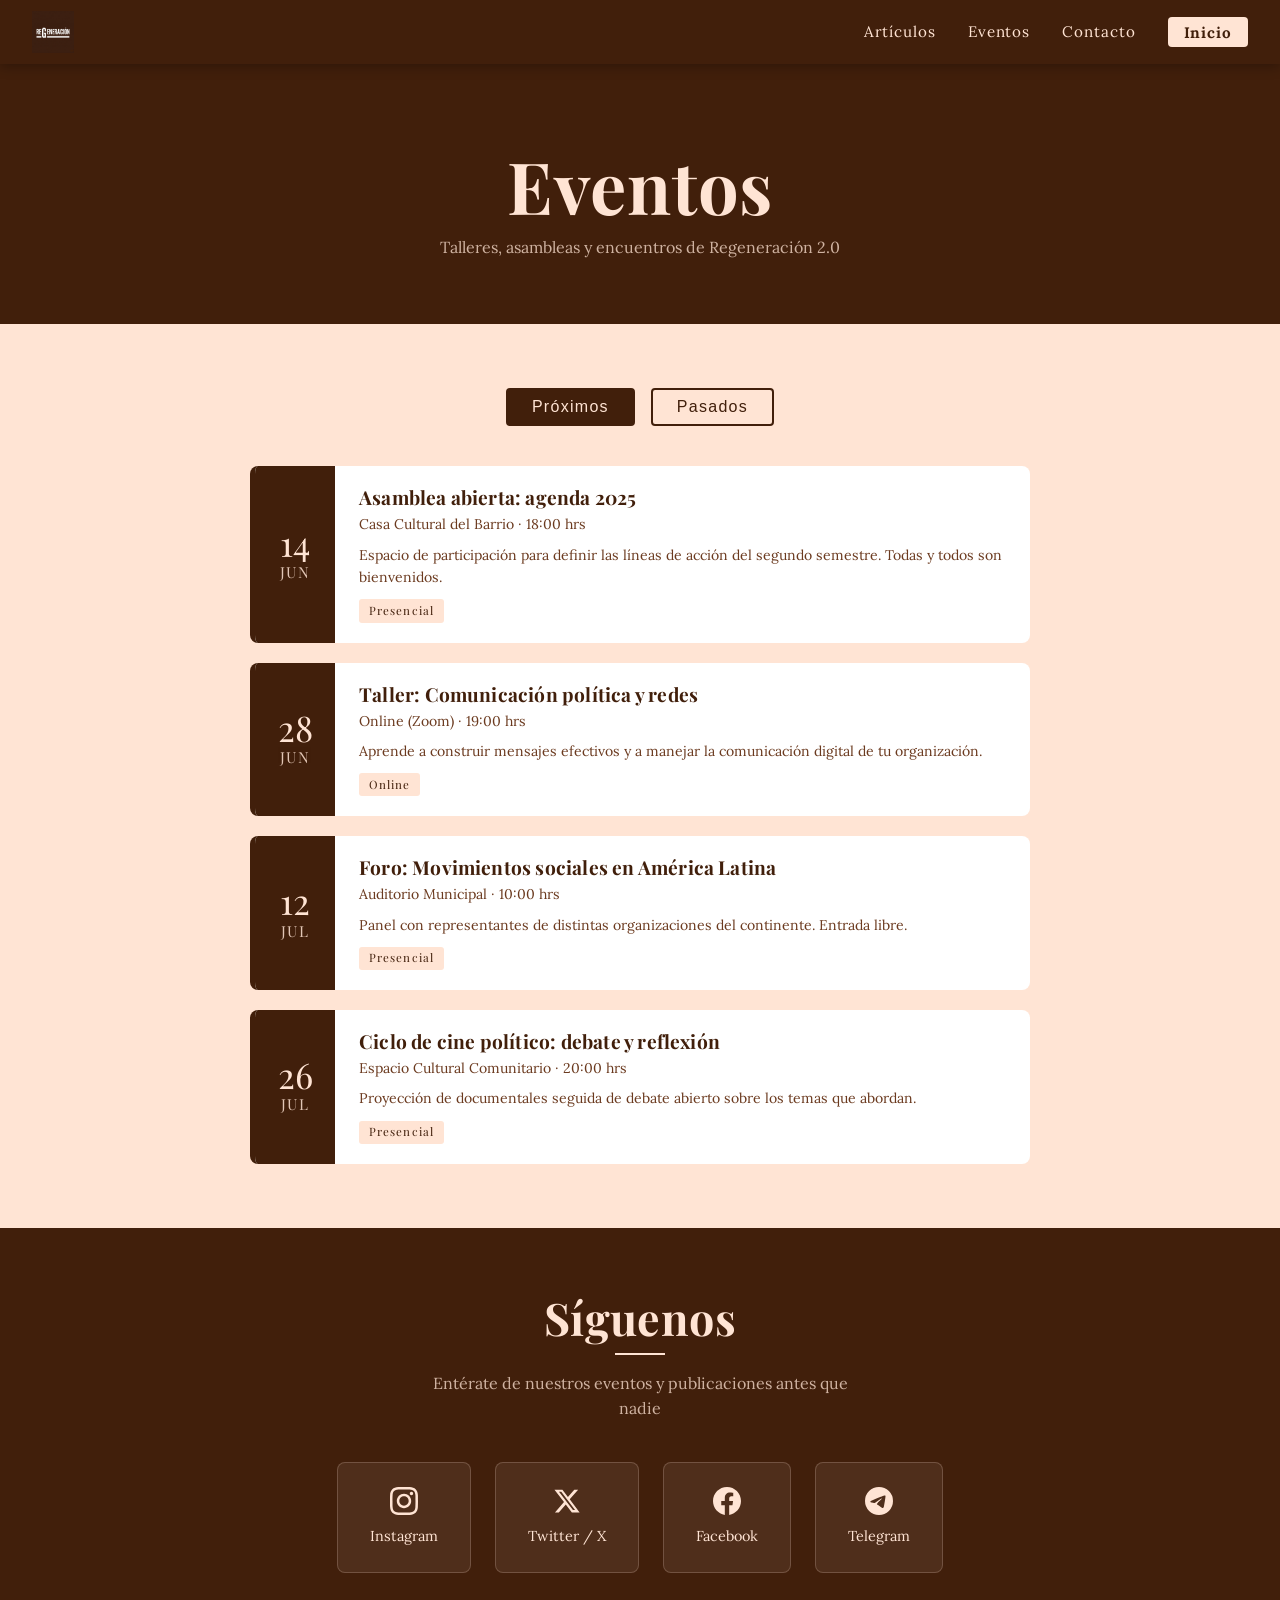
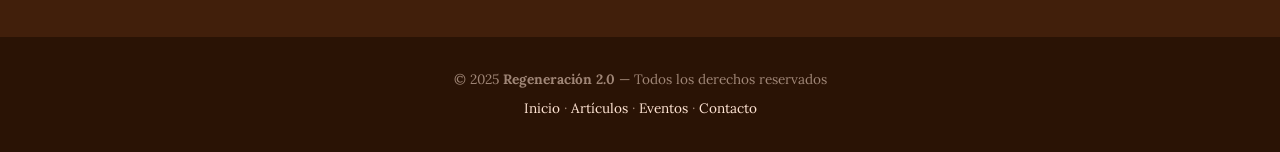
<file: eventos.html>
<!DOCTYPE html>
<html lang="es">
<head>
  <meta charset="UTF-8" />
  <meta name="viewport" content="width=device-width, initial-scale=1.0" />
  <title>Eventos — Regeneración 2.0</title>
  <link rel="stylesheet" href="styles.css" />
  <style>
    .eventos-tabs {
      display: flex;
      gap: 1rem;
      justify-content: center;
      margin-bottom: 2.5rem;
    }
    .tab-btn {
      padding: 0.5rem 1.5rem;
      border-radius: 4px;
      border: 2px solid var(--cafe);
      background: transparent;
      color: var(--cafe);
      font-family: 'Bebas Neue', sans-serif;
      font-size: 1rem;
      letter-spacing: 0.08em;
      cursor: pointer;
      transition: all 0.2s;
    }
    .tab-btn.active,
    .tab-btn:hover {
      background: var(--cafe);
      color: var(--durazno);
    }
    .tab-section { display: none; }
    .tab-section.active { display: block; }

    .evento-pasado { opacity: 0.7; }
    .evento-pasado .evento-fecha { background: #888; }
    .badge-pasado {
      background: #999;
      color: white;
      font-size: 0.72rem;
      font-family: 'Bebas Neue', sans-serif;
      letter-spacing: 0.1em;
      padding: 0.15rem 0.6rem;
      border-radius: 3px;
      display: inline-block;
    }
  </style>
</head>
<body>

<!-- NAVBAR -->
<nav>
  <a href="index.html" class="nav-logo">
    <img src="Logo.png" alt="Regeneración 2.0" style="height:42px; width:auto;" />
  </a>
  <ul class="nav-links" id="navLinks">
    <li><a href="articulos.html">Artículos</a></li>
    <li><a href="eventos.html">Eventos</a></li>
    <li><a href="index.html#contacto">Contacto</a></li>
    <li><a href="index.html" class="nav-cta">Inicio</a></li>
  </ul>
  <div class="nav-toggle" id="navToggle"><span></span><span></span><span></span></div>
</nav>

<!-- PAGE HERO -->
<div class="page-hero">
  <h1>Eventos</h1>
  <p>Talleres, asambleas y encuentros de Regeneración 2.0</p>
</div>

<!-- CONTENIDO -->
<div class="page-content">

  <div class="eventos-tabs">
    <button class="tab-btn active" data-tab="proximos">Próximos</button>
    <button class="tab-btn" data-tab="pasados">Pasados</button>
  </div>

  <!-- PRÓXIMOS -->
  <div class="tab-section active" id="tab-proximos">
    <div class="eventos-list">

      <div class="evento-card">
        <div class="evento-fecha">
          <span class="evento-dia">14</span>
          <span class="evento-mes">JUN</span>
        </div>
        <div class="evento-info">
          <h3>Asamblea abierta: agenda 2025</h3>
          <p>Casa Cultural del Barrio · 18:00 hrs</p>
          <p>Espacio de participación para definir las líneas de acción del segundo semestre. Todas y todos son bienvenidos.</p>
          <span class="evento-badge">Presencial</span>
        </div>
      </div>

      <div class="evento-card">
        <div class="evento-fecha">
          <span class="evento-dia">28</span>
          <span class="evento-mes">JUN</span>
        </div>
        <div class="evento-info">
          <h3>Taller: Comunicación política y redes</h3>
          <p>Online (Zoom) · 19:00 hrs</p>
          <p>Aprende a construir mensajes efectivos y a manejar la comunicación digital de tu organización.</p>
          <span class="evento-badge">Online</span>
        </div>
      </div>

      <div class="evento-card">
        <div class="evento-fecha">
          <span class="evento-dia">12</span>
          <span class="evento-mes">JUL</span>
        </div>
        <div class="evento-info">
          <h3>Foro: Movimientos sociales en América Latina</h3>
          <p>Auditorio Municipal · 10:00 hrs</p>
          <p>Panel con representantes de distintas organizaciones del continente. Entrada libre.</p>
          <span class="evento-badge">Presencial</span>
        </div>
      </div>

      <div class="evento-card">
        <div class="evento-fecha">
          <span class="evento-dia">26</span>
          <span class="evento-mes">JUL</span>
        </div>
        <div class="evento-info">
          <h3>Ciclo de cine político: debate y reflexión</h3>
          <p>Espacio Cultural Comunitario · 20:00 hrs</p>
          <p>Proyección de documentales seguida de debate abierto sobre los temas que abordan.</p>
          <span class="evento-badge">Presencial</span>
        </div>
      </div>

    </div>
  </div>

  <!-- PASADOS -->
  <div class="tab-section" id="tab-pasados">
    <div class="eventos-list">

      <div class="evento-card evento-pasado">
        <div class="evento-fecha">
          <span class="evento-dia">10</span>
          <span class="evento-mes">MAY</span>
        </div>
        <div class="evento-info">
          <h3>Lanzamiento Regeneración 2.0</h3>
          <p>Sede central · 19:00 hrs</p>
          <p>Presentación oficial del relanzamiento de la agrupación con nuevo nombre e imagen.</p>
          <span class="badge-pasado">Finalizado</span>
        </div>
      </div>

      <div class="evento-card evento-pasado">
        <div class="evento-fecha">
          <span class="evento-dia">22</span>
          <span class="evento-mes">MAR</span>
        </div>
        <div class="evento-info">
          <h3>Taller de formación política — módulo 1</h3>
          <p>Online · 18:30 hrs</p>
          <p>Introducción a teoría política y organización comunitaria. Primer módulo de la serie.</p>
          <span class="badge-pasado">Finalizado</span>
        </div>
      </div>

      <div class="evento-card evento-pasado">
        <div class="evento-fecha">
          <span class="evento-dia">5</span>
          <span class="evento-mes">FEB</span>
        </div>
        <div class="evento-info">
          <h3>Charla: Feminismo y organización popular</h3>
          <p>Plaza pública del barrio · 17:00 hrs</p>
          <p>Encuentro abierto sobre la intersección entre feminismo y luchas populares.</p>
          <span class="badge-pasado">Finalizado</span>
        </div>
      </div>

    </div>
  </div>

</div>

<!-- ============ REDES SOCIALES ============ -->
<section style="background: var(--cafe); padding: 4rem 2rem; text-align: center;">
  <h2 style="font-family: 'Playfair Display', serif; color: var(--durazno); font-size: clamp(1.8rem, 4vw, 2.8rem); margin-bottom: 0.5rem;">Síguenos</h2>
  <div style="width:50px; height:2px; background:var(--durazno); margin: 0.6rem auto 1rem;"></div>
  <p style="color: rgba(255,228,212,0.75); font-family: 'Lora', serif; margin-bottom: 2.5rem; max-width: 420px; margin-left: auto; margin-right: auto;">Entérate de nuestros eventos y publicaciones antes que nadie</p>

  <div style="display:flex; gap:1.5rem; justify-content:center; flex-wrap:wrap;">

    <a href="#" style="display:flex; flex-direction:column; align-items:center; gap:0.6rem; padding:1.5rem 2rem; background:rgba(255,228,212,0.08); border:1px solid rgba(255,228,212,0.2); border-radius:8px; color:var(--durazno); text-decoration:none; min-width:120px; transition:background 0.2s;"
       onmouseover="this.style.background='rgba(255,228,212,0.16)'" onmouseout="this.style.background='rgba(255,228,212,0.08)'">
      <svg width="28" height="28" viewBox="0 0 24 24" fill="currentColor"><path d="M12 2.163c3.204 0 3.584.012 4.85.07 3.252.148 4.771 1.691 4.919 4.919.058 1.265.069 1.645.069 4.849 0 3.205-.012 3.584-.069 4.849-.149 3.225-1.664 4.771-4.919 4.919-1.266.058-1.644.07-4.85.07-3.204 0-3.584-.012-4.849-.07-3.26-.149-4.771-1.699-4.919-4.92-.058-1.265-.07-1.644-.07-4.849 0-3.204.013-3.583.07-4.849.149-3.227 1.664-4.771 4.919-4.919 1.266-.057 1.645-.069 4.849-.069zm0-2.163c-3.259 0-3.667.014-4.947.072-4.358.2-6.78 2.618-6.98 6.98-.059 1.281-.073 1.689-.073 4.948 0 3.259.014 3.668.072 4.948.2 4.358 2.618 6.78 6.98 6.98 1.281.058 1.689.072 4.948.072 3.259 0 3.668-.014 4.948-.072 4.354-.2 6.782-2.618 6.979-6.98.059-1.28.073-1.689.073-4.948 0-3.259-.014-3.667-.072-4.947-.196-4.354-2.617-6.78-6.979-6.98-1.281-.059-1.69-.073-4.949-.073zm0 5.838c-3.403 0-6.162 2.759-6.162 6.162s2.759 6.163 6.162 6.163 6.162-2.759 6.162-6.163c0-3.403-2.759-6.162-6.162-6.162zm0 10.162c-2.209 0-4-1.79-4-4 0-2.209 1.791-4 4-4s4 1.791 4 4c0 2.21-1.791 4-4 4zm6.406-11.845c-.796 0-1.441.645-1.441 1.44s.645 1.44 1.441 1.44c.795 0 1.439-.645 1.439-1.44s-.644-1.44-1.439-1.44z"/></svg>
      <span style="font-family:'Lora',serif; font-size:0.9rem;">Instagram</span>
    </a>

    <a href="#" style="display:flex; flex-direction:column; align-items:center; gap:0.6rem; padding:1.5rem 2rem; background:rgba(255,228,212,0.08); border:1px solid rgba(255,228,212,0.2); border-radius:8px; color:var(--durazno); text-decoration:none; min-width:120px; transition:background 0.2s;"
       onmouseover="this.style.background='rgba(255,228,212,0.16)'" onmouseout="this.style.background='rgba(255,228,212,0.08)'">
      <svg width="28" height="28" viewBox="0 0 24 24" fill="currentColor"><path d="M18.244 2.25h3.308l-7.227 8.26 8.502 11.24H16.17l-5.214-6.817L4.99 21.75H1.68l7.73-8.835L1.254 2.25H8.08l4.713 6.231zm-1.161 17.52h1.833L7.084 4.126H5.117z"/></svg>
      <span style="font-family:'Lora',serif; font-size:0.9rem;">Twitter / X</span>
    </a>

    <a href="#" style="display:flex; flex-direction:column; align-items:center; gap:0.6rem; padding:1.5rem 2rem; background:rgba(255,228,212,0.08); border:1px solid rgba(255,228,212,0.2); border-radius:8px; color:var(--durazno); text-decoration:none; min-width:120px; transition:background 0.2s;"
       onmouseover="this.style.background='rgba(255,228,212,0.16)'" onmouseout="this.style.background='rgba(255,228,212,0.08)'">
      <svg width="28" height="28" viewBox="0 0 24 24" fill="currentColor"><path d="M24 12.073c0-6.627-5.373-12-12-12s-12 5.373-12 12c0 5.99 4.388 10.954 10.125 11.854v-8.385H7.078v-3.47h3.047V9.43c0-3.007 1.792-4.669 4.533-4.669 1.312 0 2.686.235 2.686.235v2.953H15.83c-1.491 0-1.956.925-1.956 1.874v2.25h3.328l-.532 3.47h-2.796v8.385C19.612 23.027 24 18.062 24 12.073z"/></svg>
      <span style="font-family:'Lora',serif; font-size:0.9rem;">Facebook</span>
    </a>

    <a href="#" style="display:flex; flex-direction:column; align-items:center; gap:0.6rem; padding:1.5rem 2rem; background:rgba(255,228,212,0.08); border:1px solid rgba(255,228,212,0.2); border-radius:8px; color:var(--durazno); text-decoration:none; min-width:120px; transition:background 0.2s;"
       onmouseover="this.style.background='rgba(255,228,212,0.16)'" onmouseout="this.style.background='rgba(255,228,212,0.08)'">
      <svg width="28" height="28" viewBox="0 0 24 24" fill="currentColor"><path d="M11.944 0A12 12 0 0 0 0 12a12 12 0 0 0 12 12 12 12 0 0 0 12-12A12 12 0 0 0 12 0a12 12 0 0 0-.056 0zm4.962 7.224c.1-.002.321.023.465.14a.506.506 0 0 1 .171.325c.016.093.036.306.02.472-.18 1.898-.962 6.502-1.36 8.627-.168.9-.499 1.201-.82 1.23-.696.065-1.225-.46-1.9-.902-1.056-.693-1.653-1.124-2.678-1.8-1.185-.78-.417-1.21.258-1.91.177-.184 3.247-2.977 3.307-3.23.007-.032.014-.15-.056-.212s-.174-.041-.249-.024c-.106.024-1.793 1.14-5.061 3.345-.48.33-.913.49-1.302.48-.428-.008-1.252-.241-1.865-.44-.752-.245-1.349-.374-1.297-.789.027-.216.325-.437.893-.663 3.498-1.524 5.83-2.529 6.998-3.014 3.332-1.386 4.025-1.627 4.476-1.635z"/></svg>
      <span style="font-family:'Lora',serif; font-size:0.9rem;">Telegram</span>
    </a>

  </div>
</section>

<!-- FOOTER -->
<footer>
  <p>© 2025 <strong>Regeneración 2.0</strong> — Todos los derechos reservados</p>
  <p style="margin-top:0.5rem;">
    <a href="index.html">Inicio</a> ·
    <a href="articulos.html">Artículos</a> ·
    <a href="eventos.html">Eventos</a> ·
    <a href="index.html#contacto">Contacto</a>
  </p>
</footer>

<script>
  // Hamburguesa
  document.getElementById('navToggle').addEventListener('click', () =>
    document.getElementById('navLinks').classList.toggle('open')
  );

  // Tabs proximos / pasados
  document.querySelectorAll('.tab-btn').forEach(btn => {
    btn.addEventListener('click', () => {
      document.querySelectorAll('.tab-btn').forEach(b => b.classList.remove('active'));
      document.querySelectorAll('.tab-section').forEach(s => s.classList.remove('active'));
      btn.classList.add('active');
      document.getElementById('tab-' + btn.dataset.tab).classList.add('active');
    });
  });
</script>

</body>
</html>
</file>
<file: styles.css>
/* ============================================
   REGENERACIÓN 2.0 — Estilos globales
   Paleta: #411F0B (café oscuro) | #FFE4D4 (durazno claro)
   ============================================ */

@import url('https://fonts.googleapis.com/css2?family=Playfair+Display:ital,wght@0,400;0,600;0,700;1,400&family=Lora:ital,wght@0,400;0,500;0,600;1,400&display=swap');

:root {
  --cafe:    #411F0B;
  --cafe-mid: #6B3A1F;
  --durazno: #FFE4D4;
  --durazno-oscuro: #F5C9AE;
  --blanco:  #FFFFFF;
  --gris:    #F4F0ED;
  --texto:   #1A0E07;
}

*, *::before, *::after { box-sizing: border-box; margin: 0; padding: 0; }

html { scroll-behavior: smooth; font-size: 16px; }

body {
  font-family: 'Lora', serif;
  background: var(--durazno);
  color: var(--texto);
  line-height: 1.6;
}

/* ---- TIPOGRAFÍA ---- */
h1, h2, h3, h4 {
  font-family: 'Playfair Display', serif;
  letter-spacing: 0.01em;
  line-height: 1.15;
}

/* ---- NAVBAR ---- */
nav {
  position: sticky;
  top: 0;
  z-index: 100;
  background: var(--cafe);
  padding: 0 2rem;
  display: flex;
  align-items: center;
  justify-content: space-between;
  height: 64px;
  box-shadow: 0 2px 12px rgba(0,0,0,0.3);
}

.nav-logo {
  display: flex;
  align-items: center;
  gap: 0.6rem;
  text-decoration: none;
}

.nav-logo svg { height: 36px; width: auto; }

.nav-links {
  display: flex;
  gap: 2rem;
  list-style: none;
}

.nav-links a {
  color: var(--durazno);
  text-decoration: none;
  font-family: 'Lora', serif;
  font-size: 0.95rem;
  letter-spacing: 0.06em;
  transition: color 0.2s;
  position: relative;
}

.nav-links a::after {
  content: '';
  position: absolute;
  bottom: -4px; left: 0;
  width: 0; height: 2px;
  background: var(--durazno-oscuro);
  transition: width 0.2s;
}

.nav-links a:hover { color: var(--durazno-oscuro); }
.nav-links a:hover::after { width: 100%; }

.nav-cta {
  background: var(--durazno);
  color: var(--cafe) !important;
  padding: 0.35rem 1rem;
  border-radius: 4px;
  font-weight: 700 !important;
  transition: background 0.2s !important;
}
.nav-cta:hover { background: var(--durazno-oscuro) !important; }
.nav-cta::after { display: none !important; }

/* Hamburger (mobile) */
.nav-toggle {
  display: none;
  flex-direction: column;
  gap: 5px;
  cursor: pointer;
  padding: 4px;
}
.nav-toggle span {
  display: block;
  width: 24px; height: 2px;
  background: var(--durazno);
  border-radius: 2px;
  transition: all 0.3s;
}

/* ---- HERO ---- */
.hero {
  min-height: 88vh;
  background: var(--cafe);
  display: flex;
  align-items: center;
  justify-content: center;
  text-align: center;
  padding: 4rem 2rem;
  position: relative;
  overflow: hidden;
  cursor: default;
}

.hero-logo img {
  filter: drop-shadow(0 8px 32px rgba(0,0,0,0.35));
  transition: transform 0.4s ease;
}
.hero-logo img:hover {
  transform: scale(1.02);
}

.hero::before {
  content: '';
  position: absolute;
  inset: 0;
  background:
    radial-gradient(ellipse at 20% 50%, rgba(107,58,31,0.6) 0%, transparent 60%),
    radial-gradient(ellipse at 80% 20%, rgba(65,31,11,0.8) 0%, transparent 50%);
}

.hero-content { position: relative; z-index: 1; max-width: 800px; }

.hero-logo { margin-bottom: 2rem; }
.hero-logo svg { height: 90px; width: auto; max-width: 100%; }

.hero h1 {
  font-size: clamp(2.8rem, 7vw, 5.5rem);
  color: var(--durazno);
  margin-bottom: 1rem;
}

.hero h1 span { color: var(--durazno-oscuro); }

.hero p {
  font-size: clamp(1rem, 2vw, 1.25rem);
  color: rgba(255,228,212,0.8);
  max-width: 560px;
  margin: 0 auto 2.5rem;
}

.btn {
  display: inline-block;
  padding: 0.75rem 2rem;
  border-radius: 4px;
  font-family: 'Playfair Display', serif;
  font-size: 1.1rem;
  letter-spacing: 0.1em;
  text-decoration: none;
  transition: all 0.2s;
  cursor: pointer;
  border: none;
}

.btn-primary {
  background: var(--durazno);
  color: var(--cafe);
}
.btn-primary:hover {
  background: var(--durazno-oscuro);
  transform: translateY(-2px);
  box-shadow: 0 6px 20px rgba(0,0,0,0.25);
}

.btn-outline {
  background: transparent;
  color: var(--durazno);
  border: 2px solid var(--durazno);
  margin-left: 1rem;
}
.btn-outline:hover {
  background: var(--durazno);
  color: var(--cafe);
  transform: translateY(-2px);
}

/* ---- SECCIONES GENERALES ---- */
section { padding: 5rem 2rem; }

.section-header {
  text-align: center;
  margin-bottom: 3rem;
}

.section-header h2 {
  font-size: clamp(2rem, 5vw, 3.5rem);
  color: var(--cafe);
}

.section-header p {
  color: var(--cafe-mid);
  max-width: 520px;
  margin: 0.5rem auto 0;
}

.section-divider {
  width: 60px; height: 3px;
  background: var(--cafe);
  margin: 0.8rem auto 0;
  border-radius: 2px;
}

/* ---- ARTÍCULOS ---- */
#articulos { background: var(--blanco); }

.cards-grid {
  display: grid;
  grid-template-columns: repeat(auto-fill, minmax(300px, 1fr));
  gap: 2rem;
  max-width: 1100px;
  margin: 0 auto;
}

.card {
  background: var(--durazno);
  border-radius: 8px;
  overflow: hidden;
  transition: transform 0.2s, box-shadow 0.2s;
  display: flex;
  flex-direction: column;
}

.card:hover {
  transform: translateY(-4px);
  box-shadow: 0 12px 32px rgba(65,31,11,0.15);
}

.card-img {
  width: 100%;
  aspect-ratio: 16/9;
  object-fit: cover;
  background: var(--cafe);
  display: flex;
  align-items: center;
  justify-content: center;
  color: var(--durazno);
  font-family: 'Playfair Display', serif;
  font-size: 1.2rem;
  letter-spacing: 0.1em;
}

.card-img img { width: 100%; height: 100%; object-fit: cover; }

.card-body { padding: 1.25rem 1.5rem 1.5rem; flex: 1; display: flex; flex-direction: column; }

.card-tag {
  display: inline-block;
  background: var(--cafe);
  color: var(--durazno);
  font-size: 0.7rem;
  font-family: 'Playfair Display', serif;
  letter-spacing: 0.12em;
  padding: 0.15rem 0.6rem;
  border-radius: 3px;
  margin-bottom: 0.7rem;
}

.card h3 {
  font-size: 1.3rem;
  color: var(--cafe);
  margin-bottom: 0.5rem;
}

.card p {
  font-size: 0.9rem;
  color: var(--cafe-mid);
  flex: 1;
  margin-bottom: 1rem;
}

.card-meta {
  font-size: 0.78rem;
  color: var(--cafe-mid);
  display: flex;
  justify-content: space-between;
  align-items: center;
  padding-top: 0.75rem;
  border-top: 1px solid var(--durazno-oscuro);
}

.card-link {
  color: var(--cafe);
  font-weight: 600;
  font-size: 0.85rem;
  text-decoration: none;
  display: inline-flex;
  align-items: center;
  gap: 0.3rem;
  margin-top: 0.8rem;
}
.card-link:hover { text-decoration: underline; }

.section-footer {
  text-align: center;
  margin-top: 3rem;
}

/* ---- EVENTOS ---- */
#eventos { background: var(--durazno); }

.eventos-list {
  max-width: 780px;
  margin: 0 auto;
  display: flex;
  flex-direction: column;
  gap: 1.25rem;
}

.evento-card {
  background: var(--blanco);
  border-radius: 8px;
  display: flex;
  overflow: hidden;
  transition: transform 0.2s, box-shadow 0.2s;
  border-left: 5px solid var(--cafe);
}

.evento-card:hover {
  transform: translateY(-3px);
  box-shadow: 0 10px 28px rgba(65,31,11,0.12);
}

.evento-fecha {
  background: var(--cafe);
  color: var(--durazno);
  min-width: 80px;
  display: flex;
  flex-direction: column;
  align-items: center;
  justify-content: center;
  padding: 1.25rem 1rem;
  text-align: center;
}

.evento-dia {
  font-family: 'Playfair Display', serif;
  font-size: 2.2rem;
  line-height: 1;
}

.evento-mes {
  font-family: 'Playfair Display', serif;
  font-size: 0.95rem;
  letter-spacing: 0.1em;
  opacity: 0.85;
}

.evento-info { padding: 1.25rem 1.5rem; flex: 1; }

.evento-info h3 {
  font-size: 1.2rem;
  color: var(--cafe);
  margin-bottom: 0.3rem;
}

.evento-info p {
  font-size: 0.88rem;
  color: var(--cafe-mid);
  margin-bottom: 0.5rem;
}

.evento-badge {
  display: inline-block;
  background: var(--durazno);
  color: var(--cafe);
  font-size: 0.72rem;
  font-family: 'Playfair Display', serif;
  letter-spacing: 0.1em;
  padding: 0.15rem 0.6rem;
  border-radius: 3px;
}

/* ---- CONTACTO ---- */
#contacto { background: var(--cafe); }

#contacto .section-header h2 { color: var(--durazno); }
#contacto .section-header p { color: rgba(255,228,212,0.75); }
#contacto .section-divider { background: var(--durazno); }

.contacto-grid {
  display: grid;
  grid-template-columns: 1fr 1fr;
  gap: 3rem;
  max-width: 900px;
  margin: 0 auto;
}

.contacto-info h3 {
  font-size: 1.8rem;
  color: var(--durazno);
  margin-bottom: 1rem;
}

.contacto-info p {
  color: rgba(255,228,212,0.8);
  margin-bottom: 1.5rem;
}

.social-links {
  display: flex;
  gap: 1rem;
  flex-wrap: wrap;
}

.social-link {
  display: inline-flex;
  align-items: center;
  gap: 0.5rem;
  padding: 0.5rem 1rem;
  border-radius: 4px;
  background: rgba(255,228,212,0.12);
  color: var(--durazno);
  text-decoration: none;
  font-size: 0.9rem;
  font-family: 'Playfair Display', serif;
  letter-spacing: 0.08em;
  transition: background 0.2s;
}

.social-link:hover { background: rgba(255,228,212,0.22); }

.contacto-form {
  display: flex;
  flex-direction: column;
  gap: 1rem;
}

.contacto-form input,
.contacto-form textarea {
  background: rgba(255,228,212,0.1);
  border: 1px solid rgba(255,228,212,0.25);
  border-radius: 5px;
  padding: 0.75rem 1rem;
  color: var(--durazno);
  font-family: 'Lora', serif;
  font-size: 0.95rem;
  transition: border-color 0.2s;
  width: 100%;
}

.contacto-form input::placeholder,
.contacto-form textarea::placeholder {
  color: rgba(255,228,212,0.45);
}

.contacto-form input:focus,
.contacto-form textarea:focus {
  outline: none;
  border-color: var(--durazno);
}

.contacto-form textarea { resize: vertical; min-height: 120px; }

/* ---- FOOTER ---- */
footer {
  background: #2A1305;
  color: rgba(255,228,212,0.55);
  text-align: center;
  padding: 2rem;
  font-size: 0.85rem;
}

footer a { color: var(--durazno); text-decoration: none; }
footer a:hover { text-decoration: underline; }

/* ---- PÁGINA INTERNA (ARTÍCULOS / EVENTOS) ---- */
.page-hero {
  background: var(--cafe);
  padding: 5rem 2rem 4rem;
  text-align: center;
}

.page-hero h1 { font-size: clamp(2.5rem, 6vw, 4.5rem); color: var(--durazno); }
.page-hero p { color: rgba(255,228,212,0.75); margin-top: 0.5rem; }

.page-content {
  max-width: 1100px;
  margin: 0 auto;
  padding: 4rem 2rem;
}

/* ---- RESPONSIVE ---- */
@media (max-width: 768px) {
  .nav-links {
    display: none;
    flex-direction: column;
    position: absolute;
    top: 64px; left: 0; right: 0;
    background: var(--cafe);
    padding: 1.5rem 2rem;
    gap: 1.25rem;
    box-shadow: 0 8px 20px rgba(0,0,0,0.3);
  }
  .nav-links.open { display: flex; }
  .nav-toggle { display: flex; }

  .contacto-grid { grid-template-columns: 1fr; gap: 2rem; }
  .cards-grid { grid-template-columns: 1fr; }

  .btn-outline { margin-left: 0; margin-top: 0.75rem; }
  .hero p { margin-bottom: 2rem; }
}
</file>
